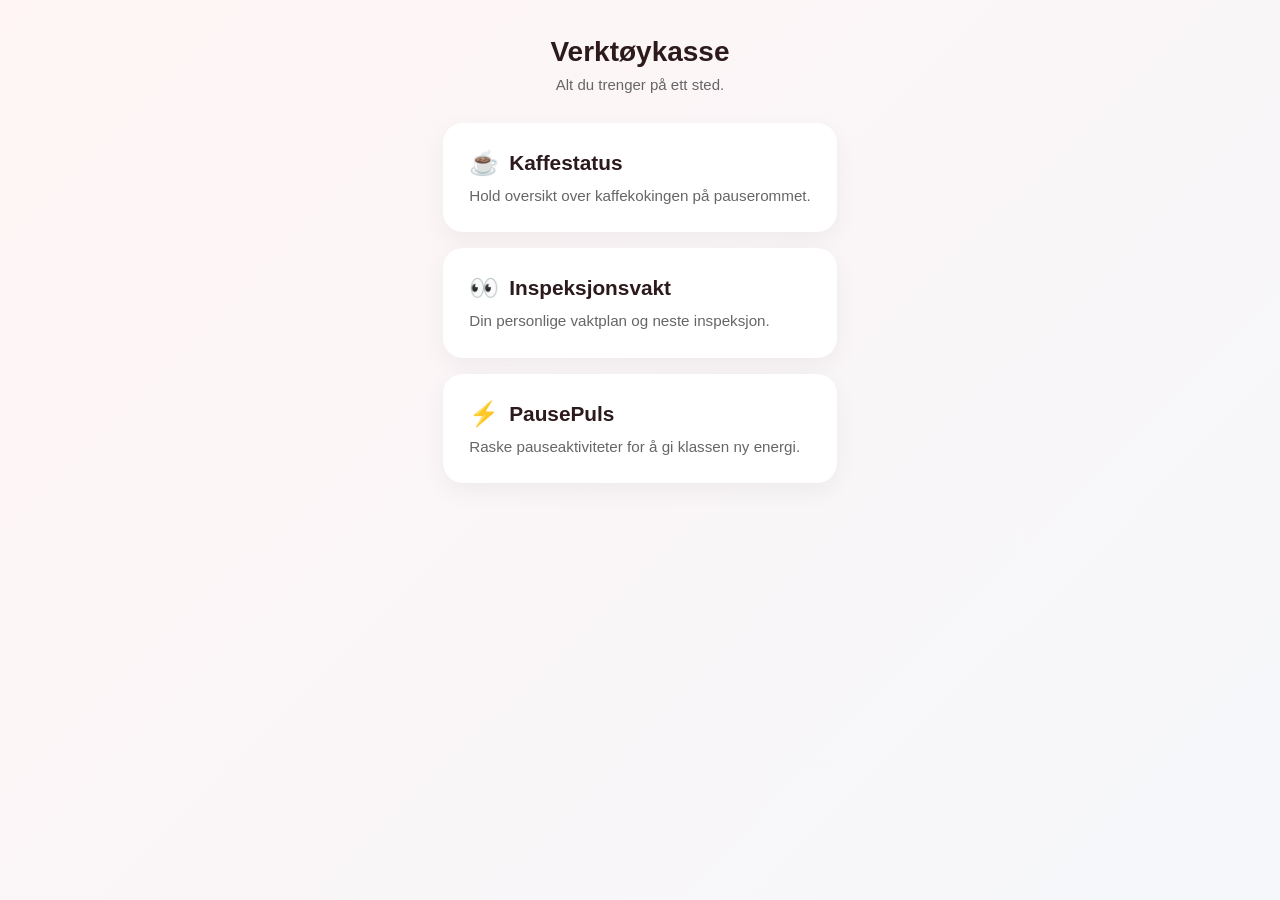
<file: index.html>
<!DOCTYPE html>
<html lang="no">
<head>
    <meta charset="UTF-8">
    <meta name="viewport" content="width=device-width, initial-scale=1.0">
    <title>Lærerverktøy</title>
    <link rel="stylesheet" href="style.css">
    <style>
        .portal-container { max-width: 440px; margin: 0 auto; padding: 1rem 0; text-align: center; display: flex; flex-direction: column; gap: 20px; }
        .app-grid { display: flex; flex-direction: column; gap: 16px; }
        .app-card { background: #ffffff; padding: 24px; border-radius: 20px; box-shadow: 0 8px 24px rgba(0,0,0,0.05); text-decoration: none; color: inherit; display: flex; flex-direction: column; gap: 8px; border: 2px solid transparent; transition: transform 0.2s; text-align: left; }
        .app-card:active { transform: scale(0.98); }
        .app-title { font-size: 1.3rem; font-weight: 800; display: flex; align-items: center; gap: 10px;}
        .app-desc { font-size: 0.95rem; color: #666; line-height: 1.4; }
    </style>
</head>
<body>
    <div class="portal-container">
        <div style="margin-bottom: 10px;">
            <h1 style="font-size: 28px; font-weight: 800; color: #2C1A1D; margin-bottom: 8px;">Verktøykasse</h1>
            <p style="color: #666; font-size: 15px;">Alt du trenger på ett sted.</p>
        </div>
        <div class="app-grid">
            <a href="kaffestatus/index.html" class="app-card">
                <div class="app-title"><span style="font-size: 24px;">☕</span> Kaffestatus</div>
                <div class="app-desc">Hold oversikt over kaffekokingen på pauserommet.</div>
            </a>
            <a href="inspeksjonsvakt/index.html" class="app-card">
                <div class="app-title"><span style="font-size: 24px;">👀</span> Inspeksjonsvakt</div>
                <div class="app-desc">Din personlige vaktplan og neste inspeksjon.</div>
            </a>
            <a href="pausepuls/index.html" class="app-card">
                <div class="app-title"><span style="font-size: 24px;">⚡</span> PausePuls</div>
                <div class="app-desc">Raske pauseaktiviteter for å gi klassen ny energi.</div>
            </a>
        </div>
    </div>
</body>
</html>
</file>
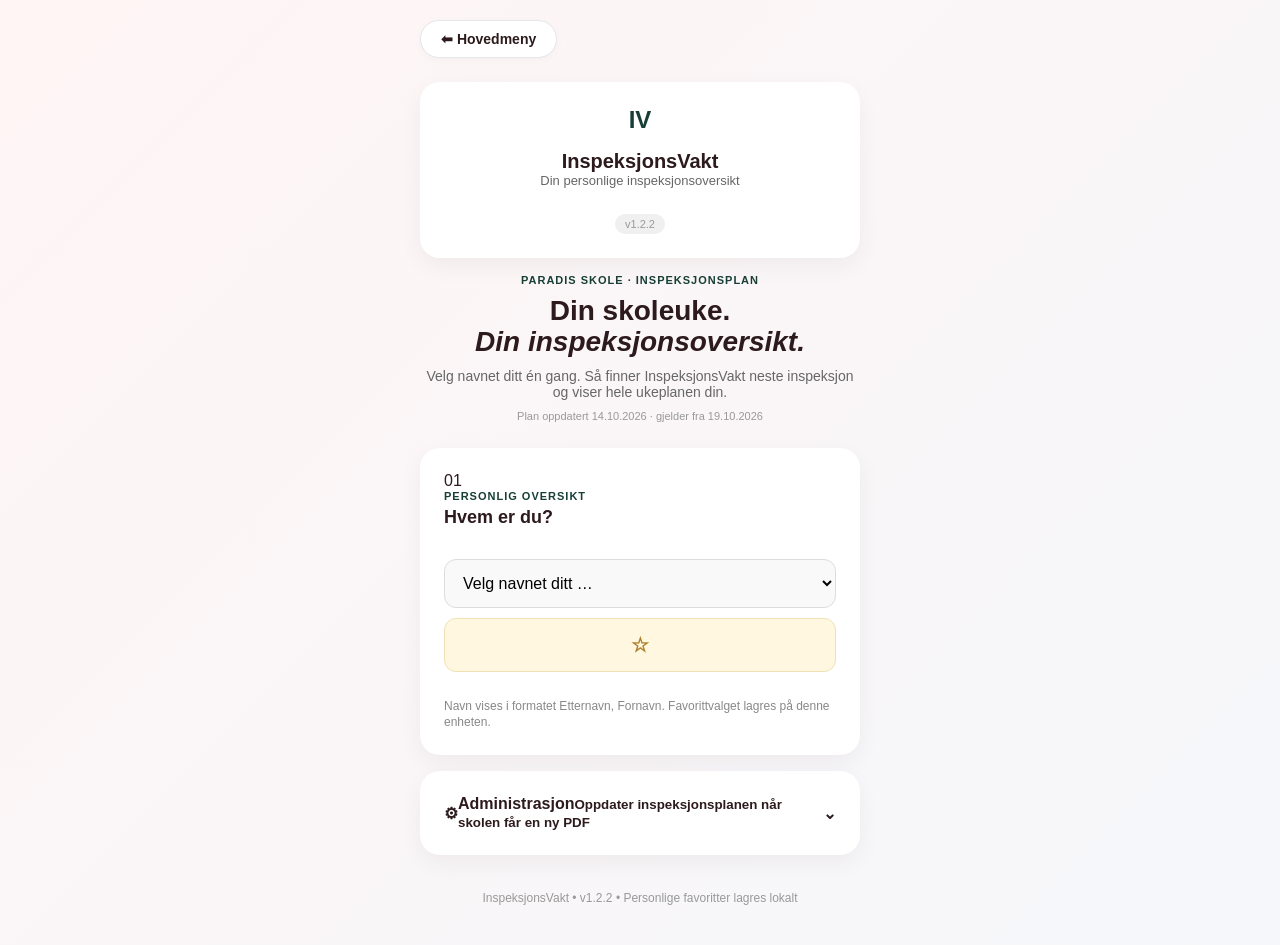
<file: inspeksjonsvakt/index.html>
<!doctype html>
<html lang="no">
<head>
  <link rel="stylesheet" href="../style.css">
  <meta charset="utf-8">
  <meta name="viewport" content="width=device-width, initial-scale=1">
  <meta name="theme-color" content="#173f35">
  <title>InspeksjonsVakt</title>
  <link rel="stylesheet" href="styles.css">
</head>
<body>
<div class="app-container">
<a href="../index.html" class="back-button">⬅ Hovedmeny</a>
  <div class="card" style="align-items: center; text-align: center; border-radius: 20px;">
    <div class="brand-mark">IV</div>
    <div class="brand-copy"><div class="brand">InspeksjonsVakt</div><div class="tagline">Din personlige inspeksjonsoversikt</div></div>
    <span class="version">v1.2.2</span>
  </div>
  <div style="display:flex; flex-direction:column; gap:16px;">
    <section class="intro">
      <div>
        <p class="eyebrow">PARADIS SKOLE · INSPEKSJONSPLAN</p>
        <h1>Din skoleuke.<br><em>Din inspeksjonsoversikt.</em></h1>
        <p class="intro-text">Velg navnet ditt én gang. Så finner InspeksjonsVakt neste inspeksjon og viser hele ukeplanen din.</p>
        <p id="planMeta" class="plan-meta">Laster inspeksjonsplan …</p>
      </div>
      <div class="hero-symbol" aria-hidden="true">◷</div>
    </section>

    <section class="card">
      <div class="panel-heading"><div class="step">01</div><div><p class="eyebrow">PERSONLIG OVERSIKT</p><h2>Hvem er du?</h2></div></div>
      <div class="person-controls">
        <select id="personSelect" aria-label="Velg navnet ditt"><option value="">Velg navnet ditt …</option></select>
        <button id="favoriteBtn" class="star-button" type="button" title="Lagre som favoritt" aria-label="Lagre som favoritt">☆</button>
      </div>
      <p class="small-note">Navn vises i formatet Etternavn, Fornavn. Favorittvalget lagres på denne enheten.</p>
    </section>

    <section id="dashboard" class="card hidden">
      <div class="next-heading">
        <div><p class="eyebrow">DIN NESTE INSPEKSJON</p><h2 id="nextDate">—</h2></div>
        <div class="next-clock">◷</div>
      </div>
      <div class="next-card">
        <div class="next-time" id="nextTime">—</div>
        <div class="next-area-label">OMRÅDE</div>
        <div class="next-area" id="nextArea">—</div>
        <div id="countdown" class="countdown"></div>
      </div>
      <div class="week-box">
        <div class="week-header">
          <div><p class="eyebrow">DIN UKEPLAN</p><h3 id="weekTitle">Denne uken</h3></div>
          <div class="week-controls">
            <button id="prevWeek" class="week-arrow" aria-label="Forrige uke">‹</button>
            <button id="currentWeek" class="week-current">Denne uken</button>
            <button id="nextWeek" class="week-arrow" aria-label="Neste uke">›</button>
          </div>
        </div>
        <div id="weekGrid" class="week-grid"></div>
        <p class="week-footnote">Ved koder med skråstrek brukes første kode i partallsuker og andre kode i oddetallsuker, slik planen er tolket.</p>
      </div>
      <div class="upcoming-block">
        <div class="block-heading"><div class="step">02</div><h3>Kommende inspeksjoner</h3></div>
        <div id="upcomingList" class="upcoming-list"></div>
      </div>
    </section>

    <section id="unknownNotice" class="notice hidden" role="status">
      <span class="notice-icon">!</span><div><strong>Navnekoder må avklares</strong><p id="unknownText"></p></div>
    </section>

    <details class="card admin-panel" id="adminPanel">
      <summary><span class="admin-icon">⚙</span><span><strong>Administrasjon</strong><small>Oppdater inspeksjonsplanen når skolen får en ny PDF</small></span><span class="summary-chevron">⌄</span></summary>
      <div class="admin-content">
        <div class="admin-step"><span>1</span><div><strong>Last opp ny inspeksjonsplan</strong><p>PDF-en bør ha samme tabelloppsett som planen fra Paradis skole. Appen leser tekst fra tabellen; skannede bildefiler kan ikke leses automatisk.</p></div></div>
        <label class="upload-box" for="pdfInput"><span class="upload-symbol">↑</span><strong>Velg PDF-fil</strong><small id="pdfFileName">Ingen fil valgt</small><input id="pdfInput" type="file" accept="application/pdf,.pdf"></label>
        <div class="effective-row"><label for="startDateInput">Planen gjelder fra (mandag)</label><input id="startDateInput" type="date" value="2026-10-19"></div>
        <button id="parsePdfBtn" class="button-primary" type="button" disabled>Les PDF og erstatt plan</button>
        <p id="parseStatus" class="status-text"></p>
        <div class="admin-divider"></div>
        <div class="admin-step"><span>2</span><div><strong>Kontroller ukjente navnekoder</strong><p>Disse kodene finnes i inspeksjonsplanen, men ikke i navnelisten. Fyll inn navn når de er avklart.</p></div></div>
        <div id="unknownEditor" class="unknown-editor"></div>
        <button id="saveNamesBtn" class="button-secondary" type="button">Lagre navneoppslag</button>
        <div class="admin-divider"></div>
        <div class="admin-step"><span>3</span><div><strong>Publiser den nye planen til alle</strong><p>Last ned <code>plan.json</code> og erstatt filen med samme navn i GitHub-repositoryet. Da får alle brukerne den samme planen etter at nettsiden er oppdatert.</p></div></div>
        <div class="admin-actions">
          <button id="exportPlanBtn" class="button-primary" type="button">Last ned plan.json</button>
          <button id="restorePlanBtn" class="button-secondary" type="button">Forkast lokale endringer</button>
        </div>
        <p class="admin-warning"><strong>Viktig om deling:</strong> Planen inneholder ansattes navn og hvor/når de har inspeksjon. Ikke legg <code>plan.json</code> i et offentlig GitHub-repository uten at skolen har godkjent offentlig publisering. GitHub Pages har ikke innlogging i denne løsningen.</p>
      </div>
    </details>

    <footer>InspeksjonsVakt <span>•</span> v1.2.2 <span>•</span> Personlige favoritter lagres lokalt</footer>
  </div>
  <script src="app.js" type="module"></script>
</div>
</body>
</html>
</file>
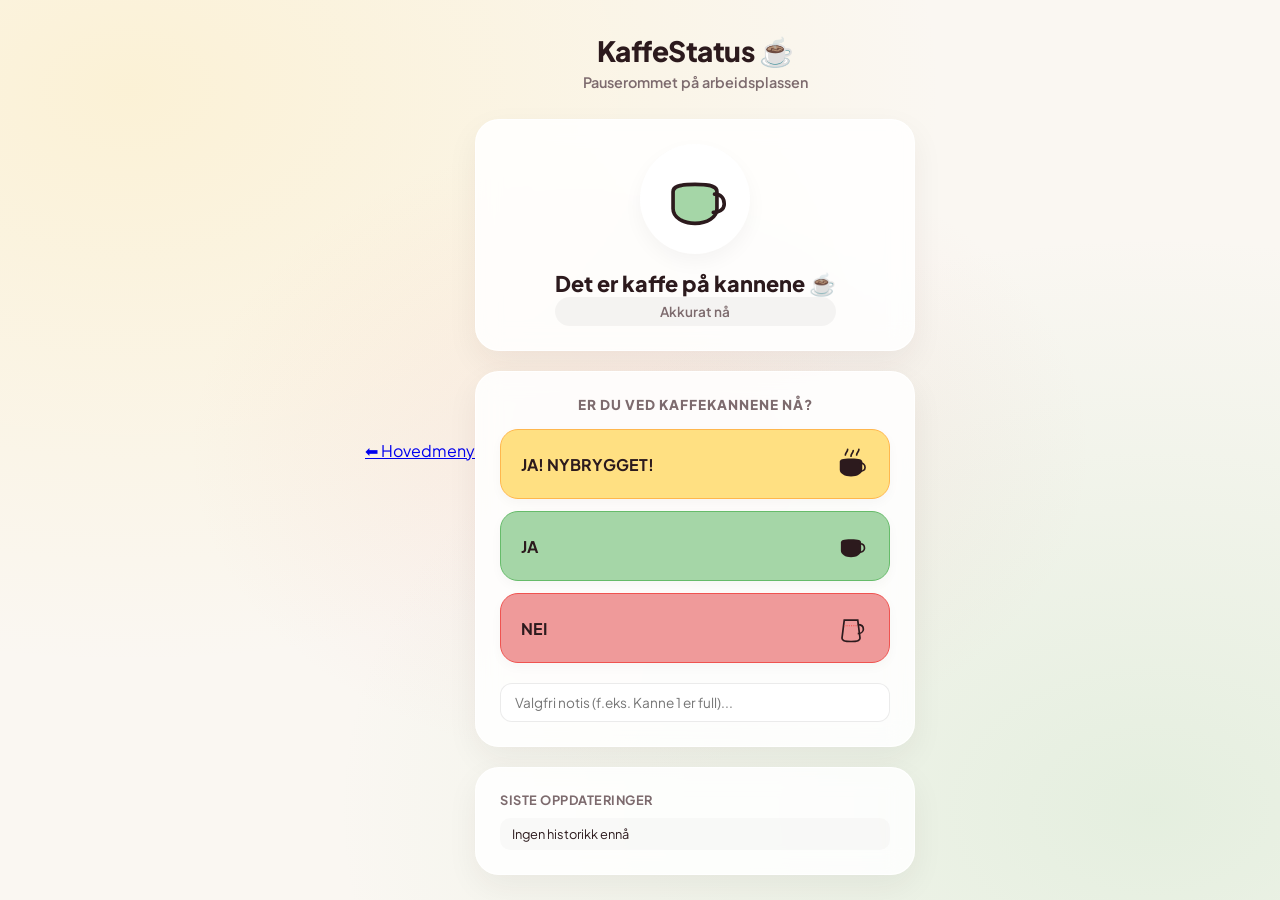
<file: kaffestatus/index.html>
<!DOCTYPE html>
<html lang="no">
<head>
  <meta charset="UTF-8">
  <meta name="viewport" content="width=device-width, initial-scale=1.0, maximum-scale=1.0, user-scalable=no">
  <title>KaffeStatus - Pauserommet</title>
  
  <!-- PWA Meta Tags -->
  <meta name="theme-color" content="#FAF7F2">
  <meta name="apple-mobile-web-app-capable" content="yes">
  <meta name="apple-mobile-web-app-status-bar-style" content="default">
  <meta name="apple-mobile-web-app-title" content="KaffeStatus">
  <link rel="apple-touch-icon" href="data:image/svg+xml,<svg xmlns='http://www.w3.org/2000/svg' viewBox='0 0 100 100'><rect width='100' height='100' rx='20' fill='%23FAF7F2'/><text y='.9em' font-size='90'>☕</text></svg>">
  
  <!-- Fonts -->
  <link rel="preconnect" href="https://fonts.googleapis.com">
  <link rel="preconnect" href="https://fonts.gstatic.com" crossorigin>
  <link href="https://fonts.googleapis.com/css2?family=Plus+Jakarta+Sans:wght@400;600;700;800&display=swap" rel="stylesheet">

  <style>
    :root {
      --bg-color: #FAF7F2;
      --card-bg: rgba(255, 255, 255, 0.85);
      --text-main: #2C1A1D;
      --text-muted: #7D6B6E;
      
      /* Pastel Accent Colors */
      --fresh-bg: #FFE082;
      --fresh-hover: #FFD54F;
      --fresh-border: #FFB74D;
      
      --yes-bg: #A5D6A7;
      --yes-hover: #81C784;
      --yes-border: #66BB6A;
      
      --no-bg: #EF9A9A;
      --no-hover: #E57373;
      --no-border: #EF5350;

      --shadow: 0 12px 32px rgba(44, 26, 29, 0.06);
      --radius: 24px;
    }

    * {
      box-sizing: border-box;
      margin: 0;
      padding: 0;
      font-family: 'Plus Jakarta Sans', -apple-system, BlinkMacSystemFont, sans-serif;
      -webkit-tap-highlight-color: transparent;
    }

    body {
      background-color: var(--bg-color);
      background-image: 
        radial-gradient(at 10% 10%, rgba(255, 224, 130, 0.25) 0px, transparent 50%),
        radial-gradient(at 90% 90%, rgba(165, 214, 167, 0.25) 0px, transparent 50%),
        radial-gradient(at 50% 50%, rgba(239, 154, 154, 0.15) 0px, transparent 50%);
      background-attachment: fixed;
      color: var(--text-main);
      min-height: 100vh;
      display: flex;
      justify-content: center;
      align-items: center;
      padding: 20px 16px;
    }

    .app-container {
      width: 100%;
      max-width: 440px;
      display: flex;
      flex-direction: column;
      gap: 20px;
    }

    header {
      text-align: center;
      padding: 8px 0;
    }

    header h1 {
      font-size: 1.75rem;
      font-weight: 800;
      letter-spacing: -0.5px;
      color: var(--text-main);
      display: flex;
      align-items: center;
      justify-content: center;
      gap: 8px;
    }

    header p {
      font-size: 0.9rem;
      color: var(--text-muted);
      margin-top: 4px;
      font-weight: 600;
    }

    .card {
      background: var(--card-bg);
      backdrop-filter: blur(12px);
      -webkit-backdrop-filter: blur(12px);
      border: 1px solid rgba(255, 255, 255, 0.9);
      border-radius: var(--radius);
      padding: 24px;
      box-shadow: var(--shadow);
    }

    /* Status Visual Card */
    .status-display {
      text-align: center;
      display: flex;
      flex-direction: column;
      align-items: center;
      gap: 16px;
      position: relative;
      overflow: hidden;
    }

    .status-icon-wrapper {
      width: 110px;
      height: 110px;
      display: flex;
      align-items: center;
      justify-content: center;
      background: #FFFFFF;
      border-radius: 50%;
      box-shadow: 0 8px 20px rgba(0,0,0,0.04);
      padding: 16px;
      transition: transform 0.3s cubic-bezier(0.34, 1.56, 0.64, 1);
    }

    .status-icon-wrapper svg {
      width: 100%;
      height: 100%;
    }

    .status-badge {
      font-size: 1.35rem;
      font-weight: 800;
      color: var(--text-main);
    }

    .status-time {
      font-size: 0.85rem;
      font-weight: 600;
      color: var(--text-muted);
      background: rgba(0,0,0,0.04);
      padding: 6px 14px;
      border-radius: 20px;
    }

    /* Action Question & Buttons */
    .action-section {
      display: flex;
      flex-direction: column;
      gap: 16px;
    }

    .question-title {
      font-size: 0.85rem;
      font-weight: 800;
      text-transform: uppercase;
      letter-spacing: 1px;
      color: var(--text-muted);
      text-align: center;
    }

    .btn-group {
      display: flex;
      flex-direction: column;
      gap: 12px;
    }

    .btn {
      width: 100%;
      border: none;
      border-radius: 18px;
      padding: 16px 20px;
      font-size: 1rem;
      font-weight: 700;
      color: var(--text-main);
      cursor: pointer;
      display: flex;
      align-items: center;
      justify-content: space-between;
      transition: all 0.2s ease;
      box-shadow: 0 4px 12px rgba(0,0,0,0.03);
    }

    .btn:active {
      transform: scale(0.98);
    }

    .btn-icon-box {
      width: 36px;
      height: 36px;
      display: flex;
      align-items: center;
      justify-content: center;
    }

    .btn-fresh {
      background: var(--fresh-bg);
      border: 1.5px solid var(--fresh-border);
    }
    .btn-fresh:hover { background: var(--fresh-hover); }

    .btn-yes {
      background: var(--yes-bg);
      border: 1.5px solid var(--yes-border);
    }
    .btn-yes:hover { background: var(--yes-hover); }

    .btn-no {
      background: var(--no-bg);
      border: 1.5px solid var(--no-border);
    }
    .btn-no:hover { background: var(--no-hover); }

    /* Note Input */
    .note-input-container {
      display: flex;
      gap: 8px;
      margin-top: 4px;
    }

    .note-input {
      flex: 1;
      border: 1px solid rgba(0,0,0,0.08);
      border-radius: 12px;
      padding: 10px 14px;
      font-size: 0.85rem;
      background: #FFFFFF;
      color: var(--text-main);
      outline: none;
    }

    /* History Log */
    .history-title {
      font-size: 0.8rem;
      font-weight: 700;
      color: var(--text-muted);
      margin-bottom: 10px;
      text-transform: uppercase;
      letter-spacing: 0.5px;
    }

    .history-list {
      list-style: none;
      display: flex;
      flex-direction: column;
      gap: 8px;
      max-height: 140px;
      overflow-y: auto;
    }

    .history-item {
      display: flex;
      justify-content: space-between;
      align-items: center;
      font-size: 0.8rem;
      padding: 8px 12px;
      background: rgba(0,0,0,0.02);
      border-radius: 10px;
    }

    .history-text {
      font-weight: 600;
    }

    .history-time {
      color: var(--text-muted);
    }
  </style>
</head>
<body>
  <a href="../index.html" class="back-button">⬅ Hovedmeny</a>

  <div class="app-container">
    <header>
      <h1>KaffeStatus ☕</h1>
      <p>Pauserommet på arbeidsplassen</p>
    </header>

    <!-- Main Status Display -->
    <div class="card status-display">
      <div class="status-icon-wrapper" id="statusIcon">
        <!-- SVG injected dynamically -->
      </div>
      <div>
        <div class="status-badge" id="statusBadge">Sjekker status...</div>
        <div class="status-time" id="statusTime">Venter på første registrering</div>
      </div>
    </div>

    <!-- Actions Section -->
    <div class="card action-section">
      <div class="question-title">ER DU VED KAFFEKANNENE NÅ?</div>
      
      <div class="btn-group">
        <button class="btn btn-fresh" onclick="setStatus('FRESH')">
          <span>JA! NYBRYGGET!</span>
          <div class="btn-icon-box">
            <svg viewBox="0 0 64 64" fill="none" xmlns="http://www.w3.org/2000/svg">
              <path d="M12 28C12 24 16 22 32 22C48 22 52 24 52 28V42C52 49 43 54 32 54C21 54 12 49 12 42V28Z" fill="#2C1A1D"/>
              <path d="M48 30C53 30 57 33 57 38C57 43 52 45 48 45" stroke="#2C1A1D" stroke-width="3" stroke-linecap="round"/>
              <path d="M22 16C22 12 26 10 26 6" stroke="#2C1A1D" stroke-width="3" stroke-linecap="round"/>
              <path d="M32 18C32 14 36 12 36 8" stroke="#2C1A1D" stroke-width="3" stroke-linecap="round"/>
              <path d="M42 16C42 12 46 10 46 6" stroke="#2C1A1D" stroke-width="3" stroke-linecap="round"/>
            </svg>
          </div>
        </button>

        <button class="btn btn-yes" onclick="setStatus('YES')">
          <span>JA</span>
          <div class="btn-icon-box">
            <svg viewBox="0 0 64 64" fill="none" xmlns="http://www.w3.org/2000/svg">
              <path d="M14 26C14 22 18 20 32 20C46 20 50 22 50 26V40C50 47 42 52 32 52C22 52 14 47 14 40V26Z" fill="#2C1A1D"/>
              <path d="M48 28C53 28 56 31 56 36C56 41 51 43 47 43" stroke="#2C1A1D" stroke-width="3" stroke-linecap="round"/>
            </svg>
          </div>
        </button>

        <button class="btn btn-no" onclick="setStatus('NO')">
          <span>NEI</span>
          <div class="btn-icon-box">
            <svg viewBox="0 0 64 64" fill="none" xmlns="http://www.w3.org/2000/svg">
              <path d="M20 18H44L48 50C48 53 43 56 32 56C21 56 16 53 16 50L20 18Z" stroke="#2C1A1D" stroke-width="3" fill="none"/>
              <path d="M20 28H44" stroke="#EF5350" stroke-width="2" stroke-dasharray="2 2"/>
              <path d="M44 26C50 26 54 29 54 34C54 39 49 42 44 42" stroke="#2C1A1D" stroke-width="3"/>
            </svg>
          </div>
        </button>
      </div>

      <div class="note-input-container">
        <input type="text" id="noteInput" class="note-input" placeholder="Valgfri notis (f.eks. Kanne 1 er full)...">
      </div>
    </div>

    <!-- History Card -->
    <div class="card">
      <div class="history-title">Siste oppdateringer</div>
      <ul class="history-list" id="historyList">
        <li class="history-item"><span>Ingen historikk ennå</span></li>
      </ul>
    </div>
  </div>

  <script>
    // Audio Synthesizer (Web Audio API)
    const AudioEngine = {
      ctx: null,
      init() {
        if (!this.ctx) {
          this.ctx = new (window.AudioContext || window.webkitAudioContext)();
        }
      },
      playTone(freq, duration, type = 'sine', startTime = 0) {
        if (!this.ctx) return;
        const osc = this.ctx.createOscillator();
        const gain = this.ctx.createGain();
        osc.type = type;
        osc.frequency.setValueAtTime(freq, this.ctx.currentTime + startTime);
        
        gain.gain.setValueAtTime(0.2, this.ctx.currentTime + startTime);
        gain.gain.exponentialRampToValueAtTime(0.001, this.ctx.currentTime + startTime + duration);

        osc.connect(gain);
        gain.connect(this.ctx.destination);

        osc.start(this.ctx.currentTime + startTime);
        osc.stop(this.ctx.currentTime + startTime + duration);
      },
      playFresh() {
        this.init();
        // 1.0s Fanfare with sub-bass (C4-E4-G4-C5 + C2 Sub-bass)
        this.playTone(65.41, 1.0, 'sine', 0); // Sub-bass
        this.playTone(261.63, 0.25, 'triangle', 0);
        this.playTone(329.63, 0.25, 'triangle', 0.2);
        this.playTone(392.00, 0.25, 'triangle', 0.4);
        this.playTone(523.25, 0.5, 'triangle', 0.6);
      },
      playYes() {
        this.init();
        // 0.9s Ascending Lift (G4 -> C5)
        this.playTone(130.81, 0.9, 'sine', 0); // Warm bass
        this.playTone(392.00, 0.4, 'sine', 0);
        this.playTone(523.25, 0.5, 'sine', 0.35);
      },
      playNo() {
        this.init();
        // 1.0s Minor Sequence (E4 -> C4 -> A3)
        this.playTone(82.41, 1.0, 'sine', 0); // Low bass bump
        this.playTone(329.63, 0.3, 'sine', 0);
        this.playTone(261.63, 0.3, 'sine', 0.3);
        this.playTone(220.00, 0.4, 'sine', 0.6);
      }
    };

    // SVG Icons
    const ICONS = {
      FRESH: `<svg viewBox="0 0 64 64" fill="none"><path d="M12 28C12 24 16 22 32 22C48 22 52 24 52 28V42C52 49 43 54 32 54C21 54 12 49 12 42V28Z" fill="#FFE082" stroke="#2C1A1D" stroke-width="3"/><path d="M48 30C53 30 57 33 57 38C57 43 52 45 48 45" stroke="#2C1A1D" stroke-width="3" stroke-linecap="round"/><path d="M22 16C22 12 26 10 26 6" stroke="#FFB74D" stroke-width="3" stroke-linecap="round"/><path d="M32 18C32 14 36 12 36 8" stroke="#FFB74D" stroke-width="3" stroke-linecap="round"/><path d="M42 16C42 12 46 10 46 6" stroke="#FFB74D" stroke-width="3" stroke-linecap="round"/></svg>`,
      YES: `<svg viewBox="0 0 64 64" fill="none"><path d="M14 26C14 22 18 20 32 20C46 20 50 22 50 26V40C50 47 42 52 32 52C22 52 14 47 14 40V26Z" fill="#A5D6A7" stroke="#2C1A1D" stroke-width="3"/><path d="M48 28C53 28 56 31 56 36C56 41 51 43 47 43" stroke="#2C1A1D" stroke-width="3" stroke-linecap="round"/></svg>`,
      NO: `<svg viewBox="0 0 64 64" fill="none"><path d="M20 18H44L48 50C48 53 43 56 32 56C21 56 16 53 16 50L20 18Z" stroke="#2C1A1D" stroke-width="3" fill="none"/><path d="M20 28H44" stroke="#EF9A9A" stroke-width="2" stroke-dasharray="2 2"/><path d="M44 26C50 26 54 29 54 34C54 39 49 42 44 42" stroke="#2C1A1D" stroke-width="3"/></svg>`
    };

    const LABELS = {
      FRESH: 'Rykende nybrygget kaffe! ☕✨',
      YES: 'Det er kaffe på kannene ☕',
      NO: 'Kannene er tomme! 🫗'
    };

    let state = {
      status: 'YES',
      timestamp: Date.now(),
      note: '',
      history: []
    };

    function loadState() {
      const saved = localStorage.getItem('kaffestatus_data');
      if (saved) {
        try {
          state = JSON.parse(saved);
        } catch(e){}
      }
      render();
    }

    function saveState() {
      localStorage.setItem('kaffestatus_data', JSON.stringify(state));
    }

    function setStatus(type) {
      const noteVal = document.getElementById('noteInput').value.trim();
      state.status = type;
      state.timestamp = Date.now();
      state.note = noteVal;

      state.history.unshift({
        status: type,
        timestamp: Date.now(),
        note: noteVal
      });
      if (state.history.length > 8) state.history.pop();

      document.getElementById('noteInput').value = '';

      // Haptics
      if (navigator.vibrate) navigator.vibrate(50);

      // Audio
      if (type === 'FRESH') AudioEngine.playFresh();
      else if (type === 'YES') AudioEngine.playYes();
      else AudioEngine.playNo();

      saveState();
      render();
    }

    function getRelativeTime(time) {
      const diffMin = Math.floor((Date.now() - time) / 60000);
      if (diffMin < 1) return 'Akkurat nå';
      if (diffMin === 1) return 'For 1 minutt siden';
      if (diffMin < 60) return `For ${diffMin} minutter siden`;
      const diffHours = Math.floor(diffMin / 60);
      return `For ${diffHours} time${diffHours > 1 ? 'r' : ''} siden`;
    }

    function render() {
      document.getElementById('statusIcon').innerHTML = ICONS[state.status];
      let label = LABELS[state.status];
      if (state.note) label += ` ("${state.note}")`;
      document.getElementById('statusBadge').innerText = label;
      document.getElementById('statusTime').innerText = getRelativeTime(state.timestamp);

      // Render History
      const historyEl = document.getElementById('historyList');
      if (state.history.length === 0) {
        historyEl.innerHTML = '<li class="history-item"><span>Ingen historikk ennå</span></li>';
      } else {
        historyEl.innerHTML = state.history.map(item => `
          <li class="history-item">
            <span class="history-text">${LABELS[item.status]} ${item.note ? '<i>(' + item.note + ')</i>' : ''}</span>
            <span class="history-time">${getRelativeTime(item.timestamp)}</span>
          </li>
        `).join('');
      }
    }

    // Auto-update time text every 30s
    setInterval(() => render(), 30000);

    // Initial Load
    loadState();
  </script>
</body>
</html>
</file>
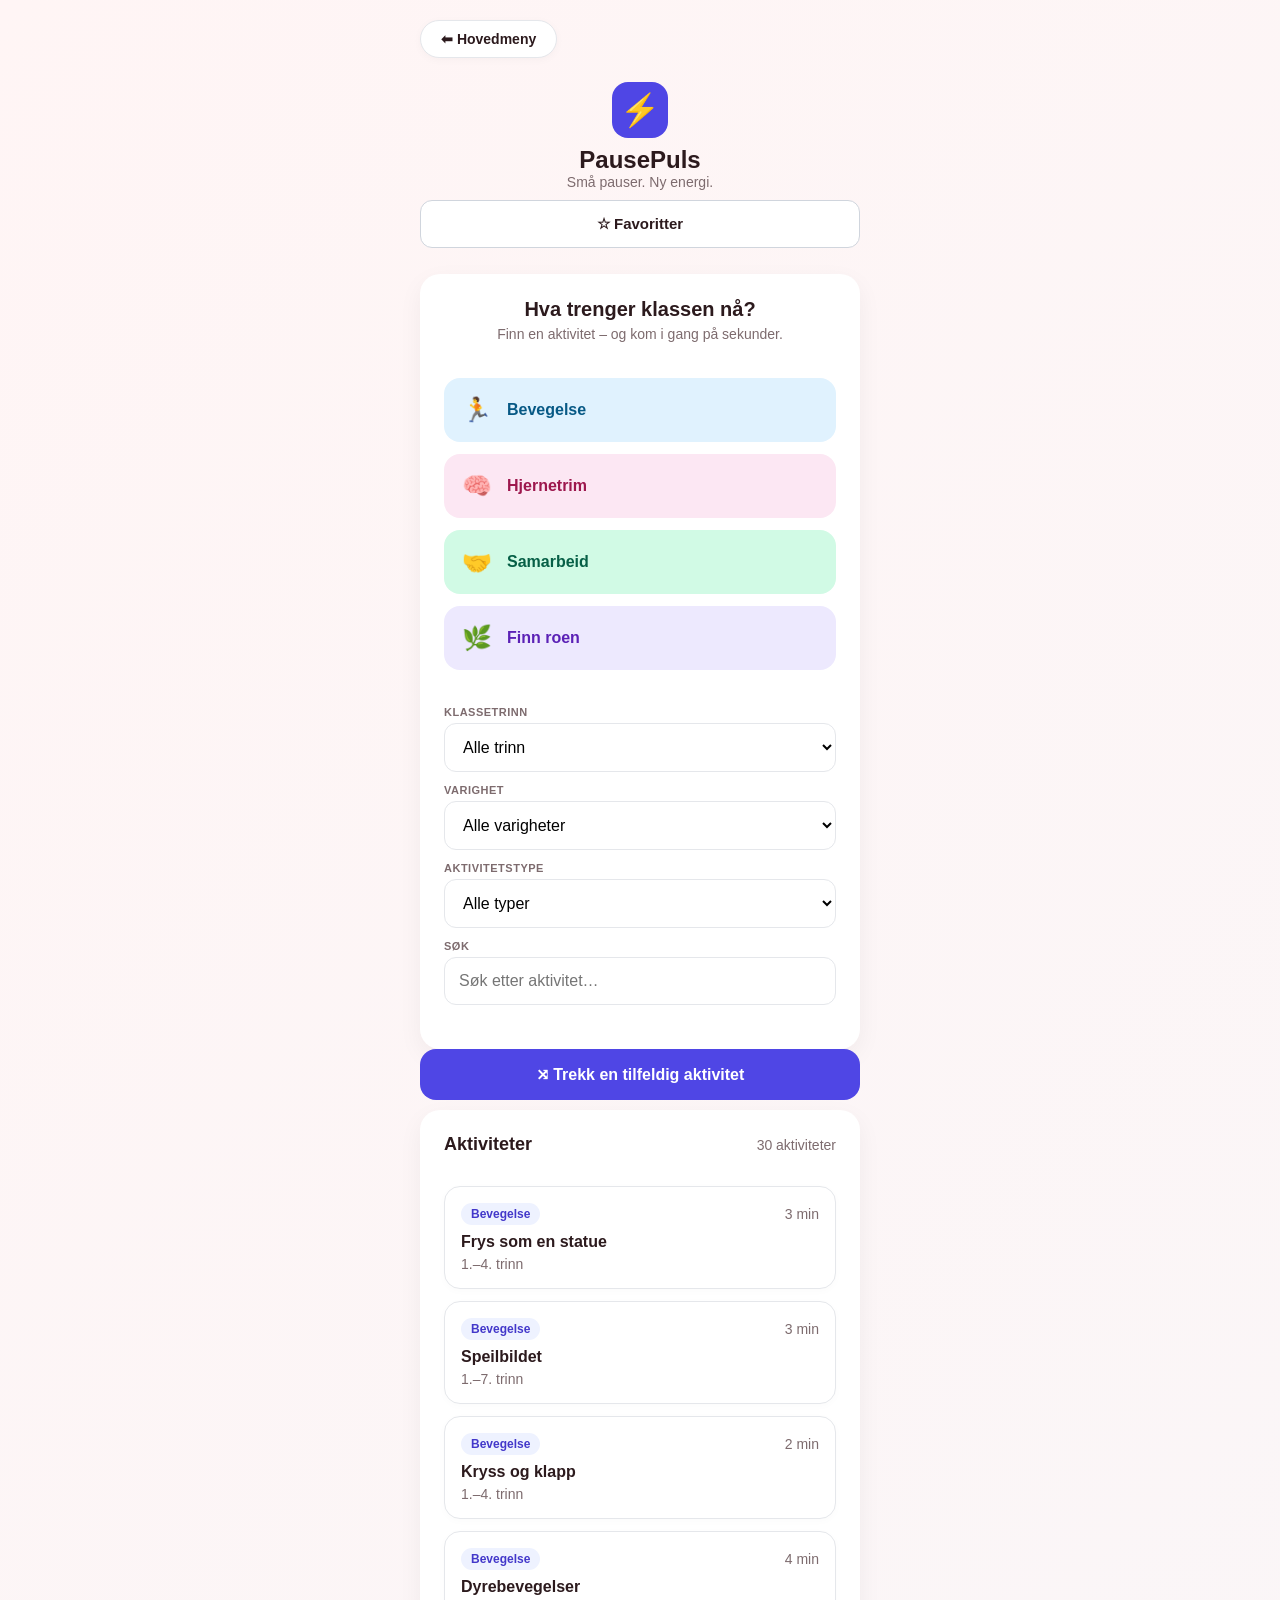
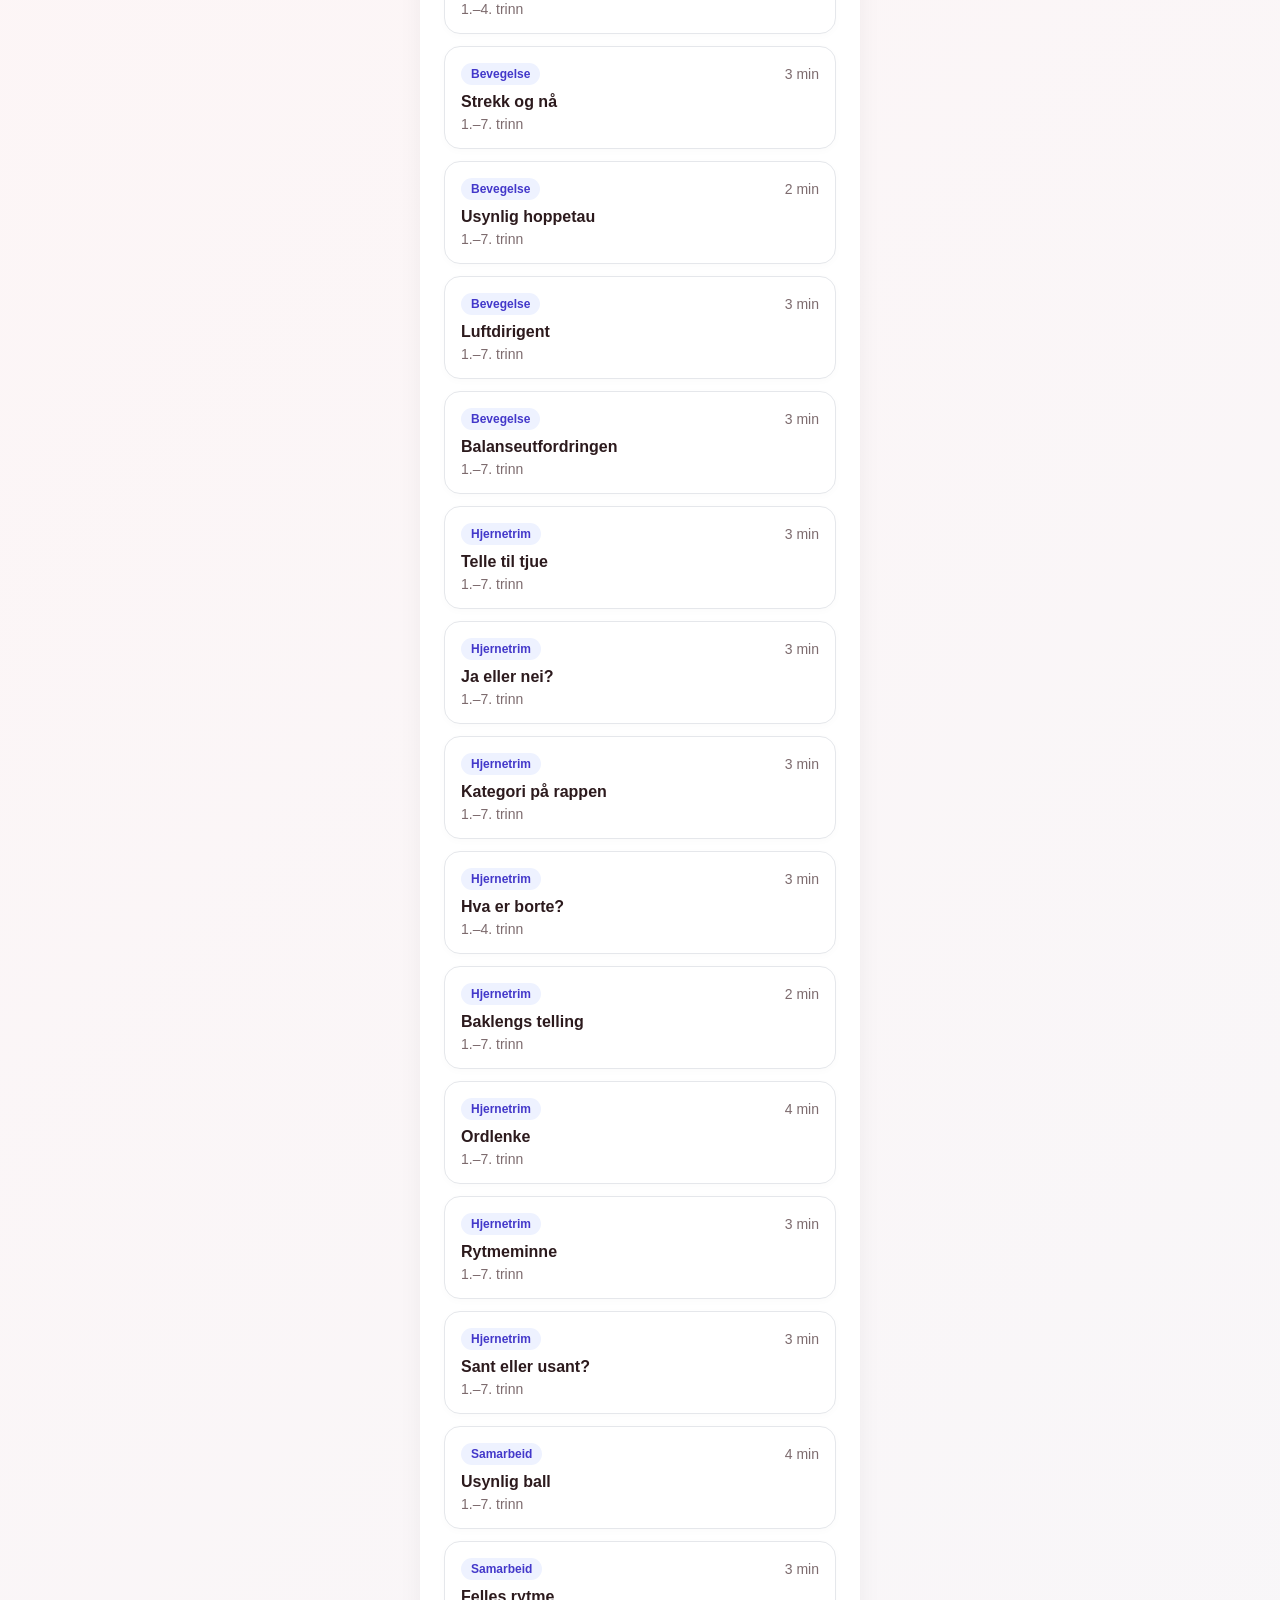
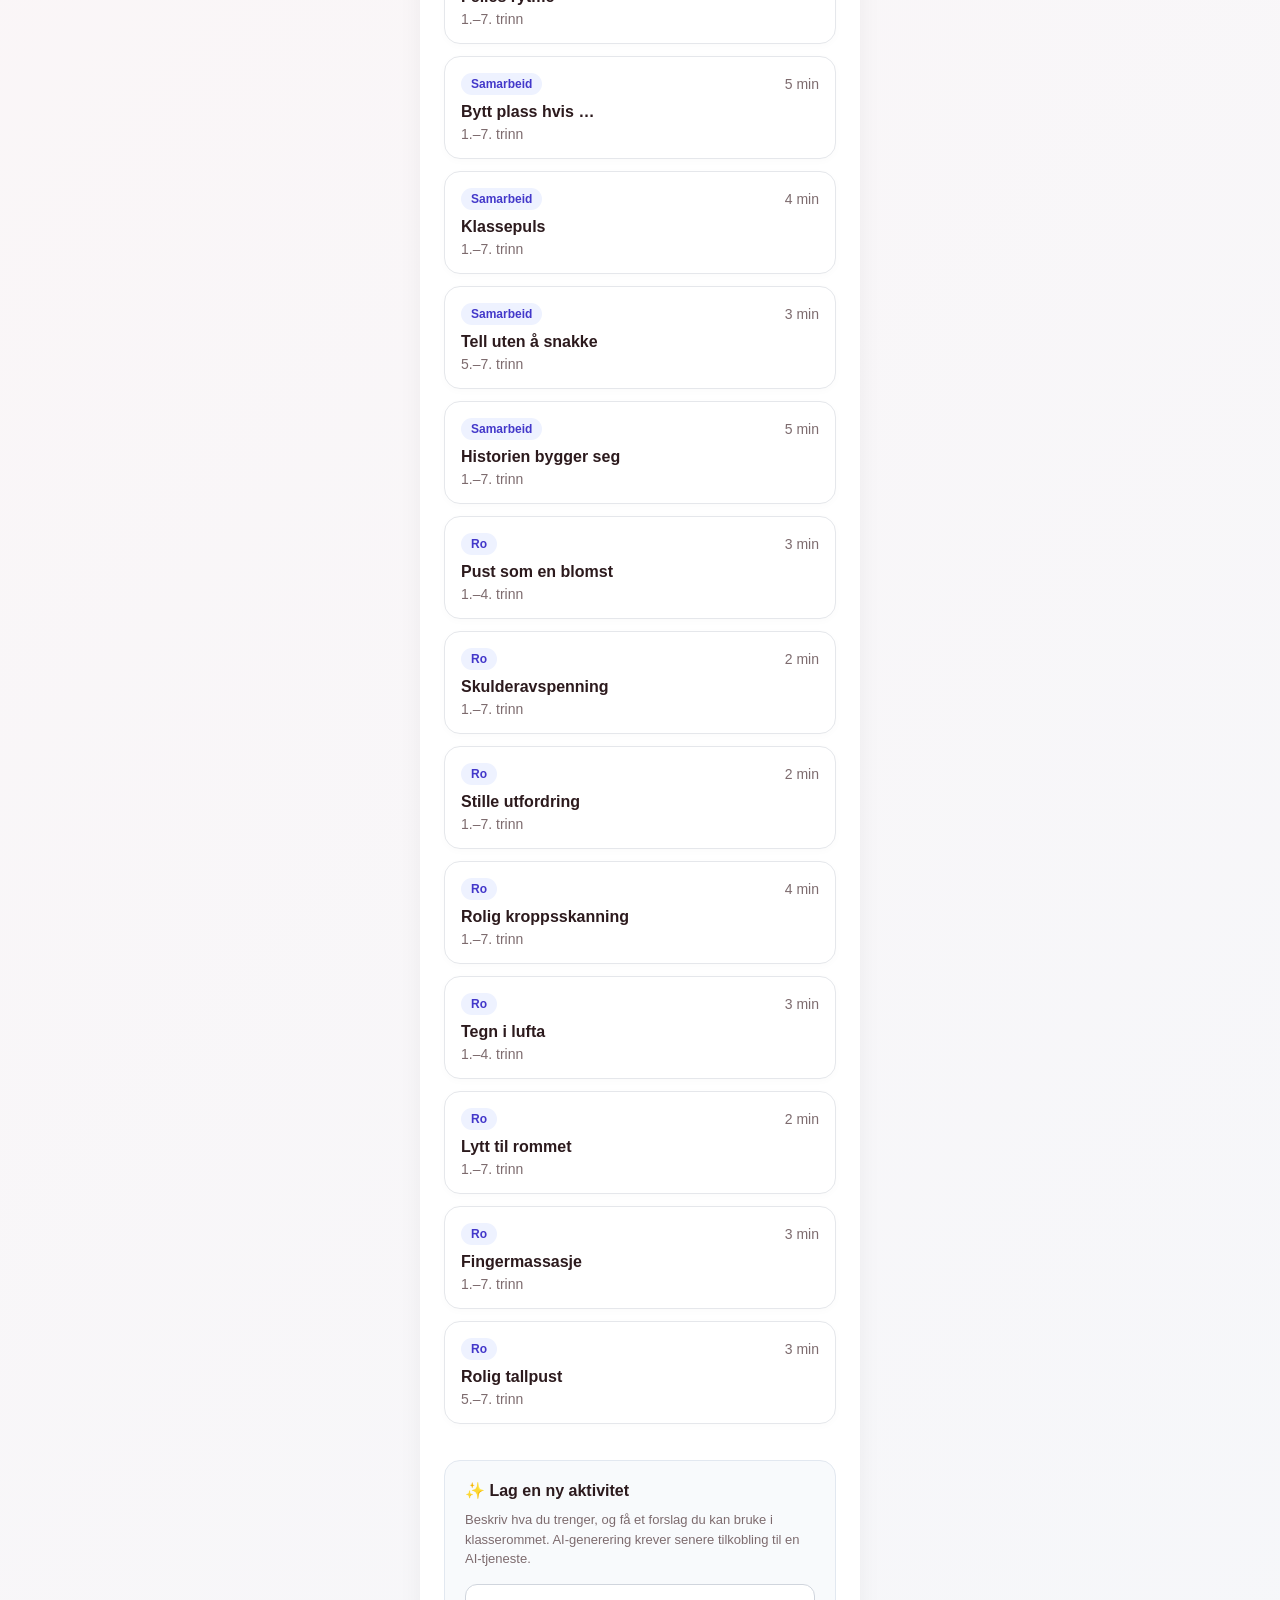
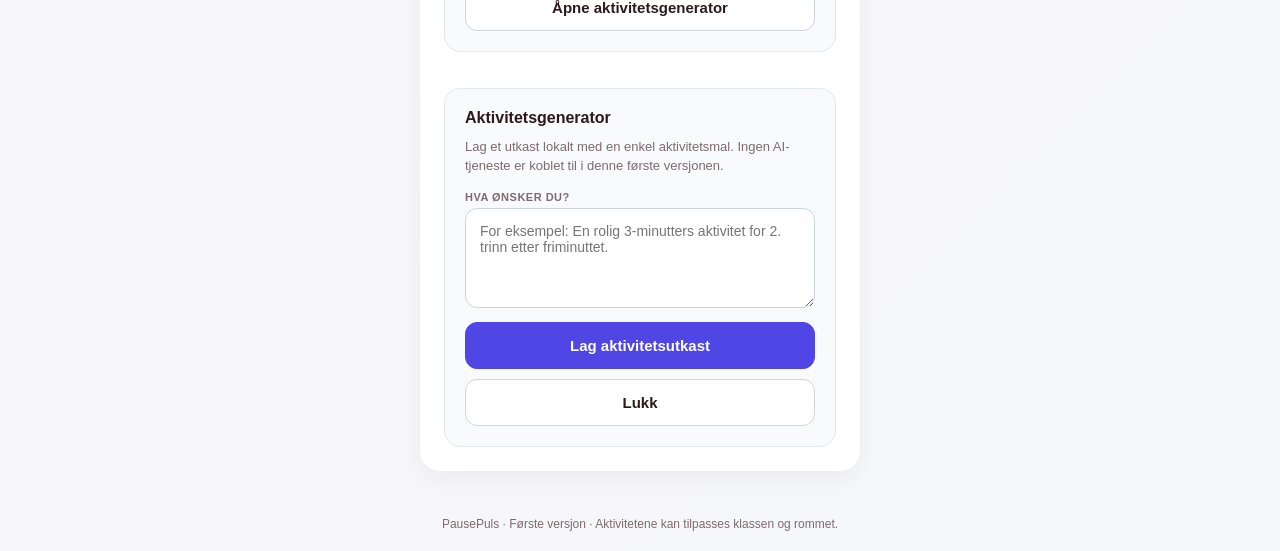
<file: pausepuls/index.html>
<!doctype html>
<html lang="no">
<head>
  <link rel="stylesheet" href="../style.css">
<meta charset="utf-8">
<meta name="viewport" content="width=device-width,initial-scale=1">
<meta name="theme-color" content="#4f46e5">
<title>PausePuls – pauseaktiviteter for lærere</title>
<style>
.top { display: flex; flex-direction: column; align-items: center; text-align: center; gap: 10px; margin-bottom: 10px; }
.logo { font-size: 32px; background: var(--primary); color: white; width: 56px; height: 56px; display: grid; place-items: center; border-radius: 16px; margin: 0 auto 8px;}
.brand h1 { margin: 0; font-size: 24px; font-weight: 800; color: #2C1A1D; }
.sub { color: var(--text-muted); font-size: 14px; }
.hero { text-align: center; margin-bottom: 20px; }
.hero h2 { font-size: 20px; font-weight: 800; color: #2C1A1D; margin: 0 0 5px; }
.hero p { font-size: 14px; color: var(--text-muted); }
.tiles { display: flex; flex-direction: column; gap: 12px; margin-bottom: 20px; }
.tile { background: white; border: 2px solid transparent; border-radius: 16px; padding: 16px; text-align: left; font-weight: 800; font-size: 16px; display: flex; align-items: center; gap: 15px; cursor: pointer; transition: transform 0.1s;}
.tile:active { transform: scale(0.98); }
.tile span { font-size: 24px; }
.tile[data-cat="Bevegelse"]{background:#e0f2fe;color:#075985}
.tile[data-cat="Hjernetrim"]{background:#fce7f3;color:#9d174d}
.tile[data-cat="Samarbeid"]{background:#d1fae5;color:#065f46}
.tile[data-cat="Ro"]{background:#ede9fe;color:#5b21b6}
.tile.active{border-color:var(--primary); box-shadow: 0 0 0 2px var(--primary);}
.filters { display: flex; flex-direction: column; gap: 12px; margin-bottom: 20px; }
.field label { display: block; font-size: 11px; font-weight: 800; margin-bottom: 5px; color: var(--text-muted); text-transform: uppercase; letter-spacing: 0.5px;}
.field select, .field input { width: 100%; border: 1px solid #e5e7eb; border-radius: 12px; padding: 14px; background: #fff; font-size: 16px; font-family: inherit;}
.random { width: 100%; padding: 16px; border: none; border-radius: 16px; background: var(--primary); color: white; font-weight: 800; font-size: 16px; margin-bottom: 10px; cursor: pointer; }
.heading { display: flex; justify-content: space-between; align-items: center; margin-bottom: 15px; }
.heading h3 { margin: 0; font-size: 18px; font-weight: 800; color: #2C1A1D; }
.cards { display: flex; flex-direction: column; gap: 12px; }
.cards .card { background: white; border: 1px solid #e5e7eb; border-radius: 16px; padding: 16px; text-align: left; box-shadow: 0 2px 8px rgba(0,0,0,0.02); display: block; width: 100%; cursor: pointer; transition: transform 0.1s;}
.cards .card:active { transform: scale(0.98); }
.cardtop { display: flex; justify-content: space-between; align-items: center; margin-bottom: 8px; }
.chip { background: #eef2ff; color: #4338ca; padding: 4px 10px; border-radius: 20px; font-size: 12px; font-weight: 800; }
.cards .card h4 { margin: 0 0 5px; font-size: 16px; font-weight: 800; color: #2C1A1D; }
.empty { padding: 30px; text-align: center; color: var(--text-muted); background: white; border-radius: 16px; display: none; font-size: 14px;}
.panel, .ai { background: #f8fafc; border-radius: 16px; padding: 20px; margin-top: 20px; border: 1px solid #e2e8f0; }
.panel h3, .ai h3 { margin: 0 0 10px; font-size: 16px; font-weight: 800; color: #2C1A1D; }
.panel p, .ai p { color: var(--text-muted); font-size: 13px; margin: 0 0 15px; line-height: 1.5; }
.btn { padding: 14px 20px; border-radius: 12px; border: 1px solid #d0d5dd; background: white; font-weight: 800; font-size: 15px; color: #2C1A1D; cursor: pointer; width: 100%; }
.btn.primary { background: var(--primary); color: white; border-color: var(--primary); }
.row { display: flex; flex-direction: column; gap: 10px; }
.ai textarea { width: 100%; border: 1px solid #cbd5e1; border-radius: 12px; padding: 14px; min-height: 100px; font-size: 14px; font-family: inherit;}
.generated { background: #e2e8f0; padding: 15px; border-radius: 12px; margin-top: 15px; font-size: 14px; display: none; white-space: pre-wrap; line-height: 1.5;}
.detail { display: none; }
.detail h2 { font-size: 26px; line-height: 1.2; margin: 15px 0 5px; font-weight: 800; color: #2C1A1D; }
.meta { color: var(--text-muted); font-size: 14px; margin-bottom: 20px; font-weight: 600;}
.instructions { background: #f0f7ff; padding: 20px; border-radius: 16px; margin-bottom: 25px; border: 1px solid #dbeafe;}
.instructions h3 { margin: 0 0 10px; font-size: 13px; font-weight: 800; text-transform: uppercase; color: #1e40af; }
.instructions p { margin: 0; line-height: 1.6; color: #1e3a8a; font-size: 15px;}
.timerlabel { text-align: center; font-size: 12px; font-weight: 800; color: var(--text-muted); margin-bottom: 5px; letter-spacing: 1px;}
.timer { font-size: 64px; font-weight: 900; text-align: center; color: #2C1A1D; margin: 0 0 15px; letter-spacing: -2px; }
.bar { height: 10px; background: #e5e7eb; border-radius: 10px; overflow: hidden; margin-bottom: 25px; }
.bar div { height: 100%; background: var(--primary); transition: width 1s linear; }
.controls { display: flex; flex-direction: column; gap: 12px; }
.done { display: none; text-align: center; background: #d1fae5; color: #065f46; padding: 16px; border-radius: 12px; margin-top: 20px; font-weight: 800; }
.back { margin-bottom: 20px; width: 100%; display: flex; justify-content: center;}
.star { background: none; border: none; font-size: 26px; color: #d97706; padding: 0; cursor: pointer;}
.foot { text-align: center; color: var(--text-muted); font-size: 12px; margin-top: 30px; }
</style>
</head>
<body>
<div class="app-container">
<a href="../index.html" class="back-button">⬅ Hovedmeny</a>
<header class="top">
 <div class="brand"><div class="logo">⚡</div><div><h1>PausePuls</h1><div class="sub">Små pauser. Ny energi.</div></div></div>
 <button class="btn" id="favoritesToggle">☆ Favoritter</button>
</header>
<main>
<section id="home">
<div class="card">
 <div class="hero"><h2>Hva trenger klassen nå?</h2><p>Finn en aktivitet – og kom i gang på sekunder.</p></div>
 <div class="tiles">
  <button class="tile" data-cat="Bevegelse"><span>🏃</span>Bevegelse</button>
  <button class="tile" data-cat="Hjernetrim"><span>🧠</span>Hjernetrim</button>
  <button class="tile" data-cat="Samarbeid"><span>🤝</span>Samarbeid</button>
  <button class="tile" data-cat="Ro"><span>🌿</span>Finn roen</button>
 </div>
 <div class="filters">
  <div class="field"><label for="grade">Klassetrinn</label><select id="grade"><option value="all">Alle trinn</option><option value="1-4">1.–4. trinn</option><option value="5-7">5.–7. trinn</option></select></div>
  <div class="field"><label for="duration">Varighet</label><select id="duration"><option value="all">Alle varigheter</option><option value="short">1–2 minutter</option><option value="medium">3–5 minutter</option><option value="long">6–10 minutter</option></select></div>
  <div class="field"><label for="kind">Aktivitetstype</label><select id="kind"><option value="all">Alle typer</option><option>Bevegelse</option><option>Hjernetrim</option><option>Samarbeid</option><option>Ro</option></select></div>
  <div class="field"><label for="search">Søk</label><input id="search" placeholder="Søk etter aktivitet…"></div>
 </div>
 </div>
<button class="random" id="random">⤨ Trekk en tilfeldig aktivitet</button>
<div class="card">
 <div class="heading"><h3 id="listTitle">Aktiviteter</h3><span class="sub" id="count"></span></div>
 <div class="cards" id="cards"></div><div class="empty" id="empty">Ingen aktiviteter passer filtrene. Prøv å endre dem.</div>
 <section class="panel"><h3>✨ Lag en ny aktivitet</h3><p>Beskriv hva du trenger, og få et forslag du kan bruke i klasserommet. AI-generering krever senere tilkobling til en AI-tjeneste.</p><div class="row"><button class="btn" id="showAi">Åpne aktivitetsgenerator</button></div></section>
 <section class="ai" id="ai"><h3>Aktivitetsgenerator</h3><p>Lag et utkast lokalt med en enkel aktivitetsmal. Ingen AI-tjeneste er koblet til i denne første versjonen.</p><div class="field"><label for="prompt">Hva ønsker du?</label><textarea id="prompt" placeholder="For eksempel: En rolig 3-minutters aktivitet for 2. trinn etter friminuttet."></textarea></div><div class="row" style="margin-top:10px"><button class="btn primary" id="generate">Lag aktivitetsutkast</button><button class="btn" id="hideAi">Lukk</button></div><div class="generated" id="generated"></div></section>
</div>
</section>
<section id="detail" class="detail">
<div class="card">
 <button class="btn back" id="back">← Tilbake til aktivitetsbanken</button>
 <div class="cardtop"><span class="chip" id="dCat"></span><button class="star" id="dStar" aria-label="Lagre som favoritt">☆</button></div>
 <h2 id="dTitle"></h2><div class="meta" id="dMeta"></div>
 <div class="instructions"><h3>Slik gjør dere</h3><p id="dInstructions"></p></div>
 <div class="timerlabel">NEDTELLING</div><div class="timer" id="timer">03:00</div><div class="bar"><div id="barFill"></div></div>
 <div class="controls"><button class="btn primary" id="start">▶ Start</button><button class="btn" id="reset">↺ Start på nytt</button><button class="btn" id="fullscreen">⛶ Fullskjerm</button></div>
 <div class="done" id="done">🎉 Bra jobbet! Pausen er ferdig.</div>
</div>
</section>
</main>
<div class="foot">PausePuls · Første versjon · Aktivitetene kan tilpasses klassen og rommet.</div>
</div>
<script>
const activities=[
[1,"Frys som en statue","Bevegelse",3,"1-4","Sett på litt musikk eller klapp en rytme. Elevene beveger seg fritt på plassen sin. Når musikken stopper eller læreren sier «frys», står alle helt stille som en statue. Varier med morsomme positurer!"],
[2,"Speilbildet","Bevegelse",3,"1-7","Elevene jobber i par. Én er leder og gjør langsomme bevegelser med armer, hode og kropp. Den andre er speil og følger så nøyaktig som mulig. Bytt etter ett minutt."],
[3,"Kryss og klapp","Bevegelse",2,"1-4","Stå ved pulten. Klapp høyre hånd mot venstre kne og venstre hånd mot høyre kne. Øk tempoet gradvis. Avslutt med ti rolige tåhev eller hopp på stedet."],
[4,"Dyrebevegelser","Bevegelse",4,"1-4","Læreren roper et dyr. Elevene beveger seg som dyret på stedet: hopp som en frosk, strekk deg som en katt, vagg som en pingvin eller fly som en fugl. Velg bevegelser som passer rommet."],
[5,"Strekk og nå","Bevegelse",3,"1-7","Strekk armene mot taket, len deg forsiktig til hver side, rull skuldrene og rist løs i hender og føtter. Gjør hver bevegelse langsomt og uten å presse."],
[6,"Usynlig hoppetau","Bevegelse",2,"1-7","Alle hopper rolig på stedet som om de har et usynlig hoppetau. Varier mellom små hopp, ettbeins-hopp og «tauet går sakte». Alternativ: gå på stedet."],
[7,"Luftdirigent","Bevegelse",3,"1-7","Læreren dirigerer klassen med armene: høyt betyr strekk, lavt betyr bøy knærne, raskt betyr små bevegelser og stopp betyr frys. Elevene følger dirigenten."],
[8,"Balanseutfordringen","Bevegelse",3,"1-7","Stå bak stolen. Prøv å balansere på én fot i fem sekunder, bytt fot. Prøv deretter å stå på tå, og avslutt med å gå rolig på stedet. Hold gjerne i stolen ved behov."],
[9,"Telle til tjue","Hjernetrim",3,"1-7","Klassen skal telle fra 1 til 20. Hvem som helst kan si neste tall, men hvis to elever sier et tall samtidig, starter dere på nytt fra 1. Ingen avtalt rekkefølge!"],
[10,"Ja eller nei?","Hjernetrim",3,"1-7","Læreren stiller spørsmål. Elevene svarer med en bevegelse: stå hvis svaret er ja, sett deg hvis svaret er nei. Eksempel: «Er en fisk et pattedyr?» eller «Er 7 større enn 5?»"],
[11,"Kategori på rappen","Hjernetrim",3,"1-7","Velg en kategori, for eksempel dyr, mat eller land. Klassen nevner ord etter tur uten å gjenta. Se hvor mange dere klarer på ett minutt."],
[12,"Hva er borte?","Hjernetrim",3,"1-4","Elevene lukker øynene. Læreren fjerner eller skjuler en synlig ting i rommet. Elevene åpner øynene og prøver å finne ut hva som mangler. Kan også gjøres med ting på tavla."],
[13,"Baklengs telling","Hjernetrim",2,"1-7","Tell baklengs fra 20 til 0 sammen. For eldre elever: start på 100 og tell bakover med 7, eller bruk tall som passer nivået."],
[14,"Ordlenke","Hjernetrim",4,"1-7","Første elev sier et ord. Neste sier et nytt ord som begynner på siste bokstav i det forrige. Prøv å holde ordkjeden i gang uten gjentakelser."],
[15,"Rytmeminne","Hjernetrim",3,"1-7","Læreren klapper en kort rytme. Klassen gjentar. Legg til ett klapp eller en lyd hver runde. Se hvor lang rytme dere klarer å huske."],
[16,"Sant eller usant?","Hjernetrim",3,"1-7","Læreren sier påstander. Elevene viser tommel opp for sant og tommel ned for usant. Bruk morsomme eller faglige påstander. Be gjerne noen forklare svaret."],
[17,"Usynlig ball","Samarbeid",4,"1-7","Klassen sender en usynlig ball mellom seg. Den som sender, lager en lyd og en bevegelse. Mottakeren gjentar lyd og bevegelse før ballen sendes videre. Hold flyten i gang!"],
[18,"Felles rytme","Samarbeid",3,"1-7","Læreren starter en enkel rytme med klapp og knips. Hele klassen følger. Legg til én lyd eller bevegelse om gangen. Klarer dere å holde felles rytme i ett helt minutt?"],
[19,"Bytt plass hvis …","Samarbeid",5,"1-7","Læreren sier «Bytt plass hvis du liker pizza», «… har et kjæledyr» eller «… liker å lese». Elevene som kjenner seg igjen, bytter plass rolig. Uten ledige plasser: gjør en bevegelse ved pulten."],
[20,"Klassepuls","Samarbeid",4,"1-7","Klassen skal sammen gjennomføre 20 rolige knebøy, 30 klapp eller 40 tåhev. Fordel tellingen slik at alle bidrar. Velg en bevegelse som passer elevene."],
[21,"Tell uten å snakke","Samarbeid",3,"5-7","Klassen skal telle til 15, men ingen kan avtale rekkefølge eller si to tall på rad. Hvis flere snakker samtidig, begynner dere på nytt. Øv på å lytte og vente."],
[22,"Historien bygger seg","Samarbeid",5,"1-7","Læreren starter en historie med én setning. Hver elev legger til én setning. Prøv å lage en fortelling med en tydelig begynnelse, et problem og en morsom slutt."],
[23,"Pust som en blomst","Ro",3,"1-4","Sitt godt på stolen. Tenk at du lukter på en blomst: pust rolig inn gjennom nesen. Tenk at du blåser på et stearinlys: pust langsomt ut. Gjenta fem ganger uten å presse pusten."],
[24,"Skulderavspenning","Ro",2,"1-7","Trekk skuldrene rolig opp mot ørene. Hold et øyeblikk, og slipp dem ned. Rull skuldrene bakover fem ganger. Strekk armene forsiktig opp mot taket og senk dem langsomt."],
[25,"Stille utfordring","Ro",2,"1-7","Se om klassen klarer å være helt stille i 30 sekunder. Deretter finner alle tre ting de kan se, to ting de kan høre og én ting de kan kjenne. Avslutt med et rolig smil."],
[26,"Rolig kroppsskanning","Ro",4,"1-7","Sitt behagelig. Legg merke til føttene mot gulvet, hendene i fanget og skuldrene. Slipp spenningen i ansiktet. Ingen trenger å lukke øynene."],
[27,"Tegn i lufta","Ro",3,"1-4","Bruk pekefingeren til å tegne en stor sirkel, en bølge og en stjerne i lufta. Følg bevegelsen med blikket. Gjør bevegelsene sakte og rolig."],
[28,"Lytt til rommet","Ro",2,"1-7","Sitt stille og lytt. Hvilke lyder kan du høre nær deg? Hvilke lyder er langt borte? Etter et halvt minutt kan elevene dele én lyd de la merke til."],
[29,"Fingermassasje","Ro",3,"1-7","Bruk den ene hånden til å stryke forsiktig over fingrene på den andre. Bytt hånd. Beveg håndleddene rolig og la hendene hvile i fanget."],
[30,"Rolig tallpust","Ro",3,"5-7","Pust inn mens du teller rolig til tre, og pust ut mens du teller til fire. Gjenta i ditt eget tempo. Hvis det føles ubehagelig, pust helt vanlig."]
].map(a=>({id:a[0],title:a[1],cat:a[2],mins:a[3],grade:a[4],instructions:a[5]}));
const $=id=>document.getElementById(id);let category='all',favOnly=false,current=null,remaining=0,total=0,running=false,interval=null;
let favorites=new Set();try{favorites=new Set(JSON.parse(localStorage.getItem('pausepuls-favs')||'[]'))}catch(e){}
function saveFavs(){try{localStorage.setItem('pausepuls-favs',JSON.stringify([...favorites]))}catch(e){}}
function filtered(){const g=$('grade').value,d=$('duration').value,k=$('kind').value,q=$('search').value.trim().toLowerCase();return activities.filter(a=>(category==='all'||a.cat===category)&&(k==='all'||a.cat===k)&&(g==='all'||a.grade==='1-7'||a.grade===g)&&(d==='all'||(d==='short'?a.mins<=2:d==='medium'?a.mins>=3&&a.mins<=5:a.mins>=6))&&(!favOnly||favorites.has(a.id))&&(!q||(a.title+' '+a.cat+' '+a.instructions).toLowerCase().includes(q)))}
function render(){const list=filtered();$('count').textContent=list.length+' aktiviteter';$('listTitle').textContent=favOnly?'Favoritter':'Aktiviteter';$('empty').style.display=list.length?'none':'block';$('cards').innerHTML=list.map(a=>`<button class="card" data-id="${a.id}"><div class="cardtop"><span class="chip">${a.cat}</span><span class="sub">${a.mins} min</span></div><h4>${escapeHtml(a.title)}</h4><div class="sub">${a.grade==='1-4'?'1.–4. trinn':a.grade==='5-7'?'5.–7. trinn':'1.–7. trinn'}</div></button>`).join('');$('cards').querySelectorAll('[data-id]').forEach(b=>b.onclick=()=>openActivity(+b.dataset.id))}
function escapeHtml(s){return s.replace(/[&<>"']/g,c=>({'&':'&amp;','<':'&lt;','>':'&gt;','"':'&quot;',"'":'&#39;'}[c]))}
function stop(){clearInterval(interval);interval=null;running=false;$('start').textContent='▶ Start'}
function fmt(n){return String(Math.floor(n/60)).padStart(2,'0')+':'+String(n%60).padStart(2,'0')}
function update(){ $('timer').textContent=fmt(remaining);$('barFill').style.width=(total?100*remaining/total:0)+'%';if(remaining<=0){stop();$('done').style.display='block';$('start').textContent='✓ Ferdig'}}
function openActivity(id){stop();current=activities.find(a=>a.id===id);total=current.mins*60;remaining=total;$('home').style.display='none';$('detail').style.display='block';$('dCat').textContent=current.cat;$('dTitle').textContent=current.title;$('dMeta').textContent=current.mins+' minutter · '+(current.grade==='1-4'?'1.–4. trinn':current.grade==='5-7'?'5.–7. trinn':'1.–7. trinn');$('dInstructions').textContent=current.instructions;$('dStar').textContent=favorites.has(id)?'★':'☆';$('done').style.display='none';update()}
function start(){if(running)return;if(remaining<=0){remaining=total;$('done').style.display='none'}running=true;$('start').textContent='Ⅱ Pause';interval=setInterval(()=>{remaining=Math.max(0,remaining-1);update()},1000)}
$('random').onclick=()=>{const list=filtered();if(!list.length)return alert('Ingen aktiviteter passer filtrene.');openActivity(list[Math.floor(Math.random()*list.length)].id)};
document.querySelectorAll('.tile').forEach(b=>b.onclick=()=>{category=category===b.dataset.cat?'all':b.dataset.cat;document.querySelectorAll('.tile').forEach(x=>x.classList.toggle('active',x.dataset.cat===category));$('kind').value='all';render()});
['grade','duration','kind','search'].forEach(id=>$(id).addEventListener(id==='search'?'input':'change',render));
$('favoritesToggle').onclick=()=>{favOnly=!favOnly;$('favoritesToggle').textContent=favOnly?'★ Vis alle':'☆ Favoritter';render()};
$('dStar').onclick=()=>{if(!current)return;favorites.has(current.id)?favorites.delete(current.id):favorites.add(current.id);saveFavs();$('dStar').textContent=favorites.has(current.id)?'★':'☆';render()};
$('back').onclick=()=>{stop();$('detail').style.display='none';$('home').style.display='block';render()};
$('start').onclick=()=>running?stop():start();
$('reset').onclick=()=>{stop();remaining=total;$('done').style.display='none';update()};
$('fullscreen').onclick=()=>{const el=$('detail');if(el.requestFullscreen)el.requestFullscreen().catch(()=>{});};
$('showAi').onclick=()=>{$('ai').style.display='block';$('prompt').focus()};
$('hideAi').onclick=()=>{$('ai').style.display='none'};
$('generate').onclick=()=>{const p=$('prompt').value.trim();if(!p){$('prompt').focus();return}const out='AKTIVITETSUTKAST\\n\\nØnske: '+p+'\\n\\n1. Samle elevene og forklar at alle kan delta på sitt nivå.\\n2. Gjennomfør en enkel aktivitet med tydelig start og stopp.\\n3. Avslutt med en kort rolig overgang tilbake til arbeidet.\\n\\nDette er en malbasert skisse, ikke et AI-generert forslag. Tilpass instruksjonene og bevegelsene til gruppen.';$('generated').textContent=out;$('generated').style.display='block'};
render();
</script>
</body>
</html>
</file>
<file: style.css>
:root {
  --bg-color: #f5f7fa;
  --card-bg: #ffffff;
  --text-main: #2C1A1D;
  --text-muted: #7D6B6E;
  --primary: #4f46e5;
  --shadow: 0 8px 24px rgba(44, 26, 29, 0.05);
  --radius: 20px;
}
* {
  box-sizing: border-box;
  margin: 0;
  padding: 0;
  font-family: 'Plus Jakarta Sans', -apple-system, BlinkMacSystemFont, sans-serif;
  -webkit-tap-highlight-color: transparent;
}
body {
  background: linear-gradient(135deg, #fff5f5 0%, #f5f7fa 100%);
  color: var(--text-main);
  min-height: 100vh;
  display: flex;
  flex-direction: column;
  align-items: center;
  padding: 20px 16px;
  overflow-x: hidden;
}
.app-container {
  width: 100%;
  max-width: 440px;
  display: flex;
  flex-direction: column;
  gap: 16px;
}
.card {
  background: var(--card-bg);
  border-radius: var(--radius);
  padding: 24px;
  box-shadow: var(--shadow);
  display: flex;
  flex-direction: column;
  gap: 16px;
  width: 100%;
}
.back-button {
  align-self: flex-start;
  margin-bottom: 8px;
  padding: 10px 20px;
  background-color: #ffffff;
  border: 1px solid #e5e7eb;
  border-radius: 20px;
  text-decoration: none;
  color: var(--text-main);
  font-weight: 700;
  font-size: 14px;
  box-shadow: 0 2px 8px rgba(0,0,0,0.03);
  display: inline-flex;
  align-items: center;
  gap: 8px;
  transition: all 0.2s ease;
}
.back-button:active {
  transform: scale(0.97);
}
</file>
<file: inspeksjonsvakt/styles.css>
.brand-mark { font-size: 24px; font-weight: 900; color: #173f35; }
.brand { font-size: 20px; font-weight: 800; color: #2C1A1D; }
.tagline { font-size: 13px; color: #666; }
.version { font-size: 11px; color: #999; margin-top: 10px; display: inline-block; padding: 4px 10px; background: #f0f0f0; border-radius: 10px; }
.intro { text-align: center; margin-bottom: 10px; }
.intro h1 { font-size: 28px; line-height: 1.1; margin: 10px 0; color: #2C1A1D; }
.intro-text { font-size: 14px; color: #666; margin-bottom: 10px; }
.plan-meta { font-size: 11px; color: #999; }
.hero-symbol { display: none; }
.panel-heading, .next-heading, .block-heading { margin-bottom: 15px; }
.panel-heading h2, .next-heading h2, .block-heading h3 { font-size: 18px; font-weight: 800; margin: 5px 0 0; color: #2C1A1D; }
.eyebrow { font-size: 11px; font-weight: 700; color: #173f35; letter-spacing: 1px; text-transform: uppercase; }
.person-controls { display: flex; flex-direction: column; gap: 10px; }
.person-controls select { width: 100%; padding: 14px; border-radius: 12px; border: 1px solid #ddd; font-size: 16px; background: #f9f9f9; }
.star-button { padding: 14px; border-radius: 12px; background: #fff7df; border: 1px solid #f0e1b5; color: #ad812b; font-size: 20px; font-weight: bold; width: 100%;}
.small-note { font-size: 12px; color: #888; margin-top: 10px; line-height: 1.4; }
.next-card { background: #f5f7fa; border-radius: 16px; padding: 20px; text-align: center; margin-bottom: 20px; border: 1px solid #eee; }
.next-time { font-size: 36px; font-weight: 900; color: #173f35; letter-spacing: -1px; }
.next-area-label { font-size: 11px; font-weight: 700; color: #888; margin-top: 10px; }
.next-area { font-size: 22px; font-weight: 800; color: #2C1A1D; }
.countdown { font-size: 14px; color: #d97706; font-weight: 700; margin-top: 10px; }
.week-box { margin-top: 20px; }
.week-header { display: flex; flex-direction: column; gap: 10px; margin-bottom: 15px; }
.week-header h3 { font-size: 18px; font-weight: 800; margin: 5px 0 0; }
.week-controls { display: flex; gap: 5px; width: 100%; }
.week-arrow, .week-current { flex: 1; padding: 12px; background: #f0f4f8; border-radius: 10px; font-weight: 700; color: #173f35; border: none; cursor: pointer;}
.week-current { flex: 2; }
.week-grid { display: flex; flex-direction: column; gap: 12px; }
.week-day { background: #fafafa; border: 1px solid #eee; border-radius: 16px; padding: 16px; }
.week-day.is-today { background: #f0f7ff; border-color: #cce0ff; }
.week-day-head { display: flex; justify-content: space-between; align-items: center; color: #666; font-size: 13px; font-weight: 700; margin-bottom: 10px; text-transform: uppercase; }
.week-day-head strong { font-size: 20px; color: #2C1A1D; }
.week-event { background: #e0e7ff; color: #3730a3; padding: 12px; border-radius: 10px; margin-top: 5px; display: flex; flex-direction: column; gap: 4px; }
.week-empty { font-size: 14px; color: #999; font-style: italic; margin-top: 5px; }
.upcoming-list { display: flex; flex-direction: column; gap: 10px; }
.upcoming-item { background: #fafafa; border: 1px solid #eee; border-radius: 12px; padding: 12px 16px; display: flex; align-items: center; gap: 15px; }
.upcoming-date { font-size: 13px; font-weight: 800; color: #666; width: 60px; }
.upcoming-time { font-size: 15px; font-weight: 800; color: #173f35; }
.upcoming-area { font-size: 13px; color: #444; margin-top: 2px; }
.notice { background: #fffbeb; padding: 16px; border-radius: 16px; display: flex; flex-direction: column; gap: 10px; margin-bottom: 15px; border: 1px solid #fef3c7; }
.notice strong { color: #b45309; font-size: 15px; }
.notice p { font-size: 13px; color: #92400e; line-height: 1.4; }
.admin-panel summary { font-size: 16px; font-weight: 800; cursor: pointer; list-style: none; display: flex; justify-content: space-between; align-items: center; }
.admin-panel summary::-webkit-details-marker { display: none; }
.admin-content { margin-top: 20px; display: flex; flex-direction: column; gap: 20px; border-top: 1px solid #eee; padding-top: 20px; }
.admin-step { display: flex; flex-direction: column; gap: 5px; }
.admin-step strong { font-size: 15px; color: #2C1A1D; }
.upload-box { background: #f8fafc; border: 2px dashed #cbd5e1; padding: 20px; border-radius: 16px; text-align: center; cursor: pointer; }
.upload-box strong { display: block; font-size: 15px; color: #173f35; margin-bottom: 5px; }
.upload-box input { display: none; }
.effective-row { display: flex; flex-direction: column; gap: 8px; }
.effective-row input { padding: 12px; border-radius: 10px; border: 1px solid #ddd; width: 100%;}
.button-primary { background: #173f35; color: white; padding: 16px; border-radius: 12px; font-size: 15px; font-weight: 800; border: none; width: 100%; cursor: pointer; }
.button-secondary { background: #f1f5f9; color: #475569; padding: 16px; border-radius: 12px; font-size: 15px; font-weight: 800; border: none; width: 100%; cursor: pointer; }
.admin-actions { display: flex; flex-direction: column; gap: 10px; }
.unknown-editor { display: flex; flex-direction: column; gap: 10px; }
.unknown-field input { padding: 12px; border-radius: 10px; border: 1px solid #ddd; width: 100%;}
.admin-warning { background: #fef2f2; padding: 16px; border-radius: 12px; font-size: 13px; color: #991b1b; line-height: 1.5; border: 1px solid #fee2e2; }
footer { font-size: 12px; color: #999; text-align: center; padding: 20px 0; }
.hidden { display: none !important; }
</file>
